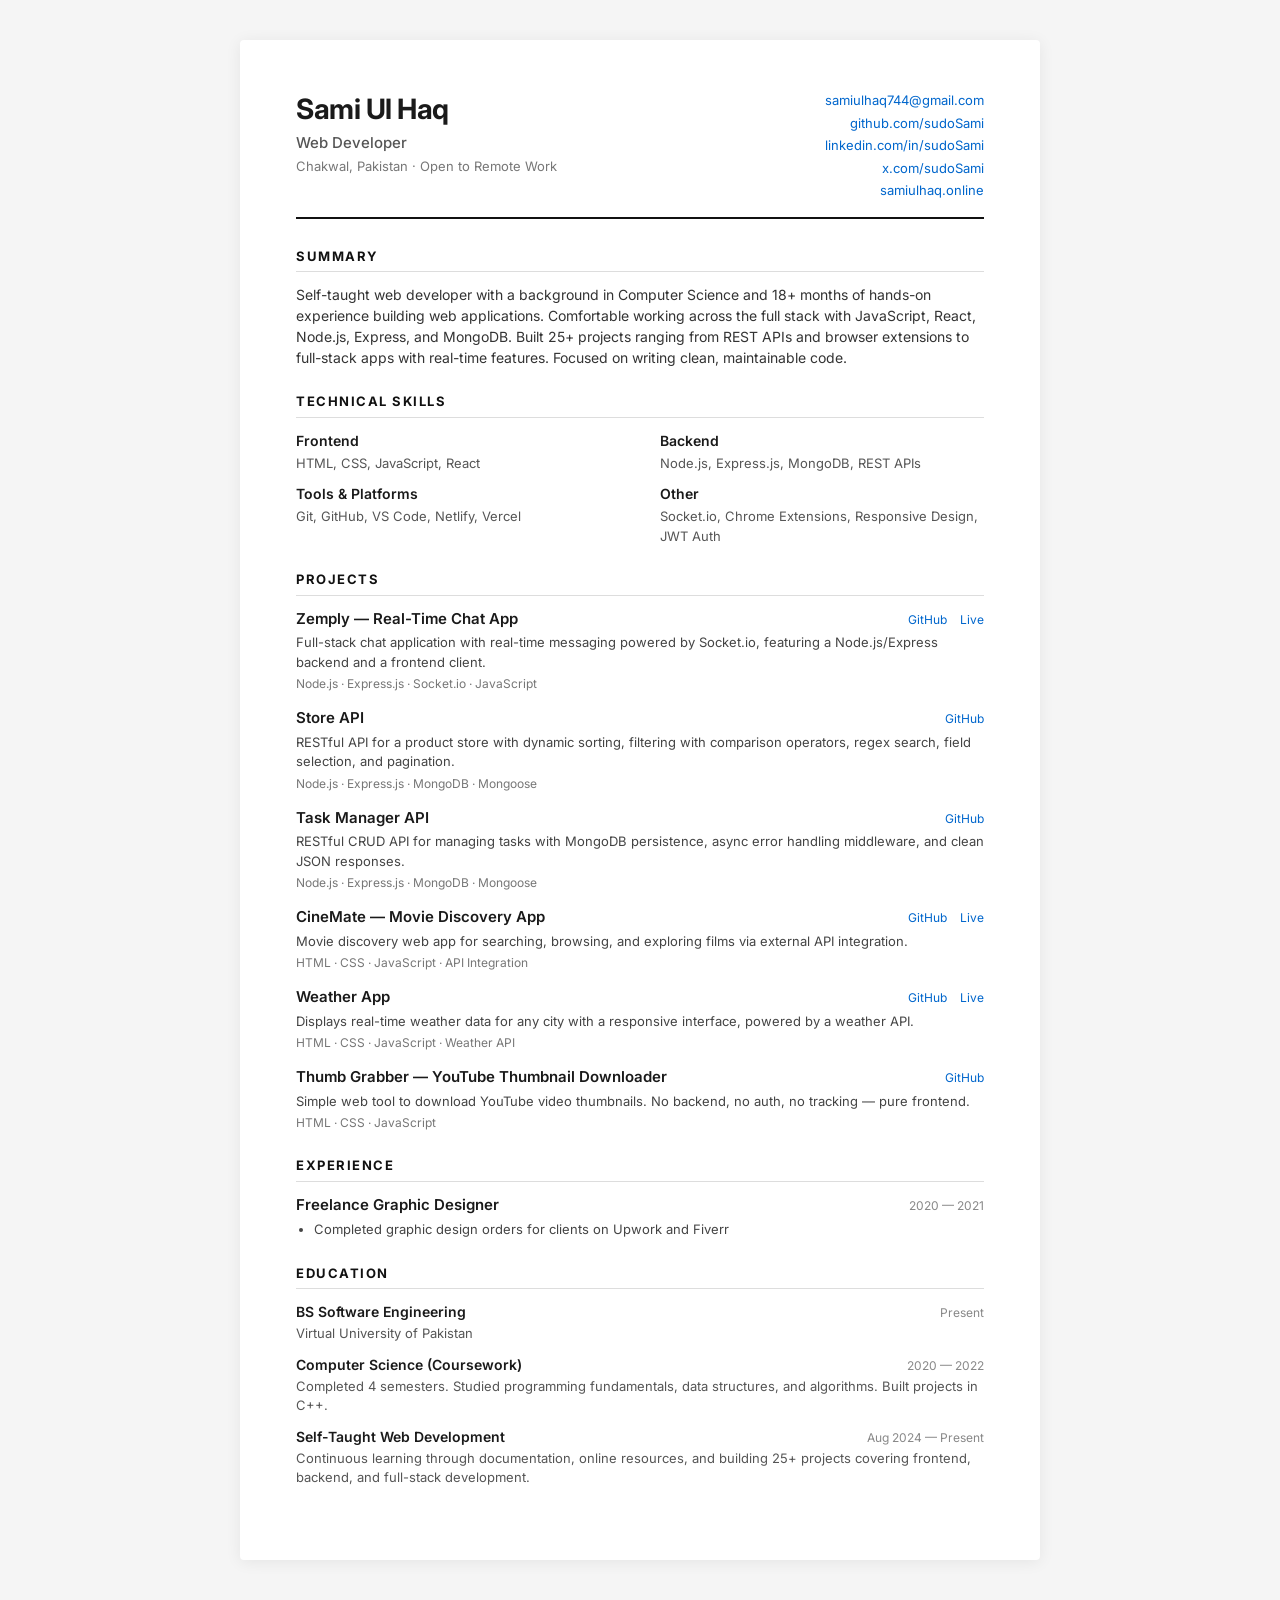
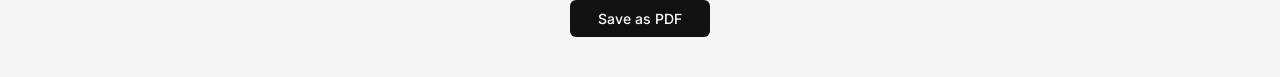
<file: assets/resume.html>
<!DOCTYPE html>
<html lang="en">

<head>
    <meta charset="UTF-8" />
    <meta name="viewport" content="width=device-width, initial-scale=1.0" />
    <title>Sami Ul Haq — Resume</title>
    <style>
        @import url('https://fonts.googleapis.com/css2?family=Inter:wght@400;500;600;700&display=swap');

        *,
        *::before,
        *::after {
            margin: 0;
            padding: 0;
            box-sizing: border-box;
        }

        body {
            font-family: 'Inter', sans-serif;
            color: #1a1a1a;
            background: #f5f5f5;
            line-height: 1.5;
            -webkit-font-smoothing: antialiased;
        }

        .page {
            max-width: 800px;
            margin: 40px auto;
            background: #fff;
            padding: 48px 56px;
            box-shadow: 0 2px 16px rgba(0, 0, 0, 0.07);
            border-radius: 4px;
        }

        /* ---------- Header ---------- */
        .header {
            display: flex;
            justify-content: space-between;
            align-items: flex-start;
            border-bottom: 2px solid #111;
            padding-bottom: 16px;
            margin-bottom: 28px;
        }

        .header h1 {
            font-size: 28px;
            font-weight: 700;
            letter-spacing: -0.5px;
        }

        .header .subtitle {
            font-size: 15px;
            font-weight: 500;
            color: #555;
            margin-top: 2px;
        }

        .header .location {
            font-size: 13px;
            color: #777;
            margin-top: 2px;
        }

        .header .contact {
            text-align: right;
            font-size: 13px;
            color: #444;
        }

        .header .contact a {
            color: #0066cc;
            text-decoration: none;
        }

        .header .contact a:hover {
            text-decoration: underline;
        }

        .header .contact p {
            margin-top: 3px;
        }

        /* ---------- Sections ---------- */
        .section {
            margin-bottom: 24px;
        }

        .section-title {
            font-size: 13px;
            font-weight: 700;
            text-transform: uppercase;
            letter-spacing: 1.5px;
            color: #111;
            border-bottom: 1px solid #ddd;
            padding-bottom: 5px;
            margin-bottom: 12px;
        }

        /* ---------- Summary ---------- */
        .summary p {
            font-size: 14px;
            color: #333;
        }

        /* ---------- Skills ---------- */
        .skills-grid {
            display: grid;
            grid-template-columns: 1fr 1fr;
            gap: 10px 40px;
        }

        .skill-category h3 {
            font-size: 14px;
            font-weight: 600;
            margin-bottom: 3px;
        }

        .skill-category p {
            font-size: 13px;
            color: #555;
        }

        /* ---------- Experience ---------- */
        .exp-item {
            margin-bottom: 14px;
        }

        .exp-item:last-child {
            margin-bottom: 0;
        }

        .exp-header {
            display: flex;
            justify-content: space-between;
            align-items: baseline;
        }

        .exp-item h3 {
            font-size: 15px;
            font-weight: 600;
        }

        .exp-item .date {
            font-size: 12px;
            color: #888;
            white-space: nowrap;
        }

        .exp-item p {
            font-size: 13px;
            color: #444;
            margin-top: 3px;
        }

        .exp-item ul {
            margin-top: 4px;
            padding-left: 18px;
        }

        .exp-item ul li {
            font-size: 13px;
            color: #444;
            margin-bottom: 2px;
        }

        /* ---------- Projects ---------- */
        .project {
            margin-bottom: 14px;
        }

        .project:last-child {
            margin-bottom: 0;
        }

        .project-header {
            display: flex;
            justify-content: space-between;
            align-items: baseline;
        }

        .project h3 {
            font-size: 15px;
            font-weight: 600;
        }

        .project .links {
            font-size: 12px;
        }

        .project .links a {
            color: #0066cc;
            text-decoration: none;
            margin-left: 10px;
        }

        .project .links a:hover {
            text-decoration: underline;
        }

        .project p {
            font-size: 13px;
            color: #444;
            margin-top: 3px;
        }

        .project .tech {
            font-size: 12px;
            color: #777;
            margin-top: 3px;
        }

        /* ---------- Education ---------- */
        .edu-item {
            margin-bottom: 10px;
        }

        .edu-item:last-child {
            margin-bottom: 0;
        }

        .edu-header {
            display: flex;
            justify-content: space-between;
            align-items: baseline;
        }

        .edu-item h3 {
            font-size: 14px;
            font-weight: 600;
        }

        .edu-item .date {
            font-size: 12px;
            color: #888;
        }

        .edu-item p {
            font-size: 13px;
            color: #555;
            margin-top: 2px;
        }

        /* ---------- Print ---------- */
        @media print {
            body {
                background: #fff;
            }

            .page {
                margin: 0;
                padding: 36px 44px;
                box-shadow: none;
                border-radius: 0;
            }

            .no-print {
                display: none !important;
            }
        }

        /* ---------- Print / Save button ---------- */
        .print-bar {
            text-align: center;
            margin: 20px auto 40px;
            max-width: 800px;
        }

        .print-bar button {
            background: #111;
            color: #fff;
            border: none;
            padding: 10px 28px;
            font-size: 14px;
            font-family: 'Inter', sans-serif;
            font-weight: 500;
            border-radius: 6px;
            cursor: pointer;
            transition: background 0.2s;
        }

        .print-bar button:hover {
            background: #333;
        }
    </style>
</head>

<body>

    <div class="page">

        <!-- Header -->
        <div class="header">
            <div>
                <h1>Sami Ul Haq</h1>
                <p class="subtitle">Web Developer</p>
                <p class="location">Chakwal, Pakistan · Open to Remote Work</p>
            </div>
            <div class="contact">
                <p><a href="mailto:samiulhaq744@gmail.com">samiulhaq744@gmail.com</a></p>
                <p><a href="https://github.com/sudoSami" target="_blank">github.com/sudoSami</a></p>
                <p><a href="https://linkedin.com/in/sudoSami" target="_blank">linkedin.com/in/sudoSami</a></p>
                <p><a href="https://x.com/sudoSami" target="_blank">x.com/sudoSami</a></p>
                <p><a href="https://samiulhaq.online" target="_blank">samiulhaq.online</a></p>
            </div>
        </div>

        <!-- Summary -->
        <div class="section summary">
            <h2 class="section-title">Summary</h2>
            <p>
                Self-taught web developer with a background in Computer Science and 18+ months of hands-on experience
                building web applications. Comfortable working across the full stack with JavaScript, React, Node.js,
                Express, and MongoDB. Built 25+ projects ranging from REST APIs and browser extensions
                to full-stack apps with real-time features. Focused on writing clean, maintainable code.
            </p>
        </div>

        <!-- Skills -->
        <div class="section">
            <h2 class="section-title">Technical Skills</h2>
            <div class="skills-grid">
                <div class="skill-category">
                    <h3>Frontend</h3>
                    <p>HTML, CSS, JavaScript, React</p>
                </div>
                <div class="skill-category">
                    <h3>Backend</h3>
                    <p>Node.js, Express.js, MongoDB, REST APIs</p>
                </div>
                <div class="skill-category">
                    <h3>Tools & Platforms</h3>
                    <p>Git, GitHub, VS Code, Netlify, Vercel</p>
                </div>
                <div class="skill-category">
                    <h3>Other</h3>
                    <p>Socket.io, Chrome Extensions, Responsive Design, JWT Auth</p>
                </div>
            </div>
        </div>

        <!-- Projects -->
        <div class="section">
            <h2 class="section-title">Projects</h2>

            <div class="project">
                <div class="project-header">
                    <h3>Zemply — Real-Time Chat App</h3>
                    <div class="links">
                        <a href="https://github.com/sudoSami/Zemply-Chat-App" target="_blank">GitHub</a>
                        <a href="https://zemply-chat-app.vercel.app" target="_blank">Live</a>
                    </div>
                </div>
                <p>Full-stack chat application with real-time messaging powered by Socket.io, featuring a
                    Node.js/Express backend and a frontend client.</p>
                <p class="tech">Node.js · Express.js · Socket.io · JavaScript</p>
            </div>

            <div class="project">
                <div class="project-header">
                    <h3>Store API</h3>
                    <div class="links">
                        <a href="https://github.com/sudoSami/store-api" target="_blank">GitHub</a>
                    </div>
                </div>
                <p>RESTful API for a product store with dynamic sorting, filtering with comparison operators, regex
                    search, field selection, and pagination.</p>
                <p class="tech">Node.js · Express.js · MongoDB · Mongoose</p>
            </div>

            <div class="project">
                <div class="project-header">
                    <h3>Task Manager API</h3>
                    <div class="links">
                        <a href="https://github.com/sudoSami/task-manager" target="_blank">GitHub</a>
                    </div>
                </div>
                <p>RESTful CRUD API for managing tasks with MongoDB persistence, async error handling middleware, and
                    clean JSON responses.</p>
                <p class="tech">Node.js · Express.js · MongoDB · Mongoose</p>
            </div>

            <div class="project">
                <div class="project-header">
                    <h3>CineMate — Movie Discovery App</h3>
                    <div class="links">
                        <a href="https://github.com/sudoSami/CineMate" target="_blank">GitHub</a>
                        <a href="https://sudosami.github.io/CineMate/" target="_blank">Live</a>
                    </div>
                </div>
                <p>Movie discovery web app for searching, browsing, and exploring films via external API integration.
                </p>
                <p class="tech">HTML · CSS · JavaScript · API Integration</p>
            </div>

            <div class="project">
                <div class="project-header">
                    <h3>Weather App</h3>
                    <div class="links">
                        <a href="https://github.com/sudoSami/weather-app" target="_blank">GitHub</a>
                        <a href="https://sudosami.github.io/weather-app/" target="_blank">Live</a>
                    </div>
                </div>
                <p>Displays real-time weather data for any city with a responsive interface, powered by a weather API.
                </p>
                <p class="tech">HTML · CSS · JavaScript · Weather API</p>
            </div>

            <div class="project">
                <div class="project-header">
                    <h3>Thumb Grabber — YouTube Thumbnail Downloader</h3>
                    <div class="links">
                        <a href="https://github.com/sudoSami/thumb-grabber" target="_blank">GitHub</a>
                    </div>
                </div>
                <p>Simple web tool to download YouTube video thumbnails. No backend, no auth, no tracking — pure
                    frontend.</p>
                <p class="tech">HTML · CSS · JavaScript</p>
            </div>

        </div>

        <!-- Experience -->
        <div class="section">
            <h2 class="section-title">Experience</h2>

            <div class="exp-item">
                <div class="exp-header">
                    <h3>Freelance Graphic Designer</h3>
                    <span class="date">2020 — 2021</span>
                </div>
                <ul>
                    <li>Completed graphic design orders for clients on Upwork and Fiverr</li>
                </ul>
            </div>
        </div>

        <!-- Education -->
        <div class="section">
            <h2 class="section-title">Education</h2>
            <div class="edu-item">
                <div class="edu-header">
                    <h3>BS Software Engineering</h3>
                    <span class="date">Present</span>
                </div>
                <p>Virtual University of Pakistan</p>
            </div>
            <div class="edu-item">
                <div class="edu-header">
                    <h3>Computer Science (Coursework)</h3>
                    <span class="date">2020 — 2022</span>
                </div>
                <p>Completed 4 semesters. Studied programming fundamentals, data structures, and algorithms. Built
                    projects in C++.</p>
            </div>
            <div class="edu-item">
                <div class="edu-header">
                    <h3>Self-Taught Web Development</h3>
                    <span class="date">Aug 2024 — Present</span>
                </div>
                <p>Continuous learning through documentation, online resources, and building 25+ projects covering
                    frontend, backend, and full-stack development.</p>
            </div>
        </div>

    </div>

    <!-- Print / Save as PDF button (hidden when printing) -->
    <div class="print-bar no-print">
        <button onclick="window.print()">Save as PDF</button>
    </div>

</body>

</html>
</file>
